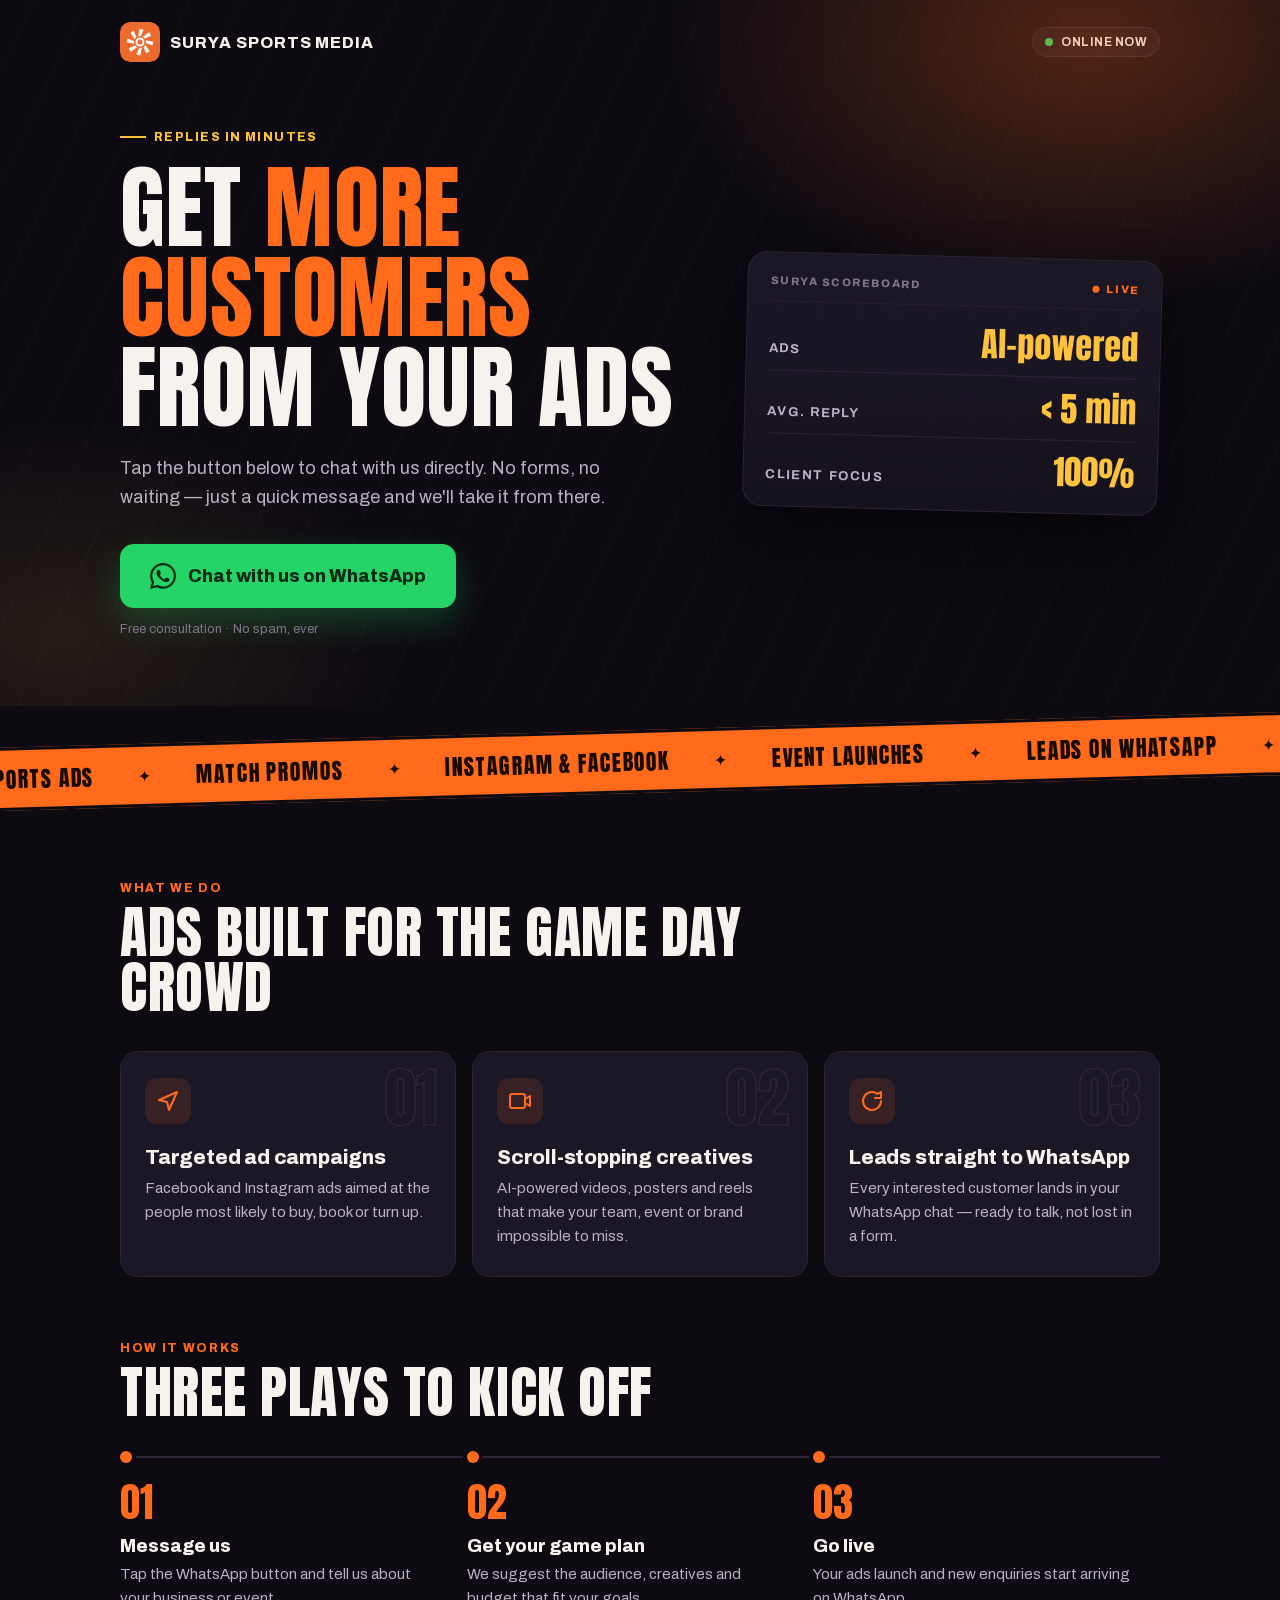
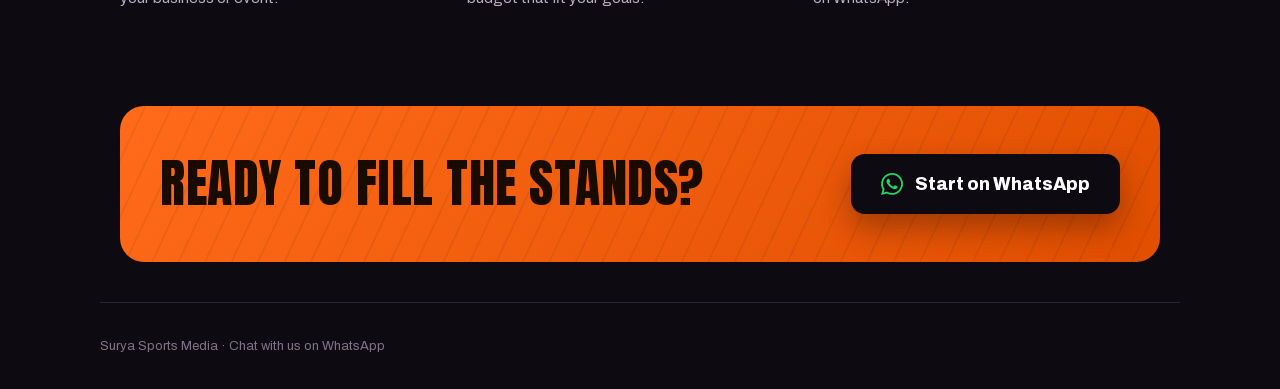
<file: index.html>
<!DOCTYPE html>
<html lang="en">
<head>
<meta charset="utf-8">
<meta name="viewport" content="width=device-width, initial-scale=1, viewport-fit=cover">
<title>Surya Sports Media — Chat on WhatsApp</title>
<meta name="description" content="Message Surya Sports Media on WhatsApp for a free consultation. No forms, no waiting.">
<meta name="robots" content="index, follow">
<meta name="theme-color" content="#0d0a12">
<meta name="format-detection" content="telephone=no">

<!-- Open Graph / social preview -->
<meta property="og:type" content="website">
<meta property="og:site_name" content="Surya Sports Media">
<meta property="og:title" content="Surya Sports Media — Chat on WhatsApp">
<meta property="og:image" content="assets/og-image.png">
<meta property="og:description" content="Message Surya Sports Media on WhatsApp for a free consultation. No forms, no waiting.">
<meta name="twitter:card" content="summary_large_image">
<meta name="twitter:image" content="assets/og-image.png">

<link rel="icon" type="image/svg+xml" href="assets/surya-mark.svg">
<link rel="icon" type="image/png" href="assets/favicon.png">
<link rel="apple-touch-icon" href="assets/apple-touch-icon.png">

<!-- Fonts are served from this site (not Google Fonts) so nothing on another
     domain holds up the first paint on slow mobile connections. -->
<link rel="preload" href="assets/fonts/anton-latin.woff2" as="font" type="font/woff2" crossorigin>
<link rel="preload" href="assets/fonts/archivo-latin.woff2" as="font" type="font/woff2" crossorigin>
<link rel="preconnect" href="https://connect.facebook.net">

<style>
  @font-face {
    font-family: 'Anton';
    font-style: normal;
    font-weight: 400;
    font-display: swap;
    src: url(assets/fonts/anton-latin.woff2) format('woff2');
  }
  @font-face {
    font-family: 'Archivo';
    font-style: normal;
    font-weight: 400 800;
    font-display: swap;
    src: url(assets/fonts/archivo-latin.woff2) format('woff2');
  }

  *, *::before, *::after { margin: 0; padding: 0; box-sizing: border-box; }

  :root {
    --sun:        #FF6B1A;
    --sun-deep:   #E04E00;
    --gold:       #FFC23D;
    --green:      #25D366;
    --green-deep: #128C4E;
    --bg:         #0d0a12;
    --bg-2:       #16121d;
    --card:       #1c1725;
    --line:       #2c2537;
    --text:       #F6F2EE;
    --text-soft:  #B9B0C2;
    --text-faint: #7d7488;
  }

  html { -webkit-text-size-adjust: 100%; scroll-behavior: smooth; }

  body {
    font-family: 'Archivo', system-ui, -apple-system, 'Segoe UI', sans-serif;
    -webkit-font-smoothing: antialiased;
    color: var(--text);
    background: var(--bg);
    overflow-x: clip;
  }

  [hidden] { display: none !important; }

  a { color: var(--sun); }

  .wrap { width: 100%; max-width: 1080px; margin: 0 auto; padding: 0 20px; }

  .display {
    font-family: 'Anton', 'Archivo', Impact, sans-serif;
    font-weight: 400;
    text-transform: uppercase;
    letter-spacing: 0.01em;
    line-height: 0.98;
  }

  /* ---------- header ---------- */

  .topbar {
    display: flex; align-items: center; justify-content: space-between; gap: 12px;
    padding-top: 22px; padding-bottom: 22px;
  }

  .brand { display: flex; align-items: center; gap: 10px; min-width: 0; }

  .brand-mark {
    width: 40px; height: 40px; flex: none;
    border-radius: 10px;
    display: block;
  }

  .brand-name {
    font-weight: 800; font-size: 16px; letter-spacing: 0.06em; text-transform: uppercase;
    overflow: hidden; text-overflow: ellipsis; white-space: nowrap;
  }

  .status-pill {
    flex: none;
    display: inline-flex; align-items: center; gap: 8px;
    font-size: 12px; font-weight: 700; letter-spacing: 0.04em; text-transform: uppercase;
    color: var(--text);
    border: 1px solid var(--line);
    background: var(--bg-2);
    padding: 7px 12px;
    border-radius: 999px;
  }

  .live-dot {
    width: 8px; height: 8px; border-radius: 50%;
    background: var(--green);
    box-shadow: 0 0 0 0 rgba(37,211,102,.6);
    animation: live 1.8s infinite;
  }

  /* ---------- hero ---------- */

  .hero {
    position: relative;
    padding: 40px 0 64px;
    isolation: isolate;
  }

  /* stadium-light glow + pitch lines */
  .hero::before {
    content: "";
    position: absolute; inset: -120px 0 0 0; z-index: -1;
    background:
      radial-gradient(600px 380px at 85% 10%, rgba(255,107,26,.28), transparent 70%),
      radial-gradient(500px 300px at 5% 90%, rgba(255,194,61,.10), transparent 70%),
      repeating-linear-gradient(115deg, transparent 0 46px, rgba(255,255,255,.025) 46px 47px);
  }

  .hero-grid {
    display: grid;
    grid-template-columns: 1.25fr 0.9fr;
    gap: 48px;
    align-items: center;
  }

  .badge {
    display: inline-flex; align-items: center; gap: 8px;
    font-size: 12px; font-weight: 800; letter-spacing: .12em; text-transform: uppercase;
    color: var(--gold);
    margin-bottom: 18px;
  }
  .badge::before { content: ""; width: 26px; height: 2px; background: var(--gold); }

  h1 {
    font-size: clamp(48px, 8.5vw, 92px);
    margin-bottom: 22px;
  }
  h1 .hl { color: var(--sun); }

  .sub {
    font-size: 18px; line-height: 1.6;
    color: var(--text-soft);
    max-width: 500px;
    margin-bottom: 32px;
    text-wrap: pretty;
  }

  /* ---------- CTA ---------- */

  .cta {
    display: inline-flex; align-items: center; justify-content: center; gap: 12px;
    background: var(--green);
    color: #062b16;
    font-family: inherit;
    font-size: 18px; font-weight: 800;
    padding: 19px 30px;
    border-radius: 14px;
    text-decoration: none;
    cursor: pointer;
    box-shadow: 0 14px 34px rgba(37,211,102,.25);
    transition: transform .15s ease, box-shadow .15s ease, background .15s ease;
  }
  .cta svg path { fill: #062b16; }
  .cta:hover  { color: #062b16; background: #3ee07a; transform: translateY(-2px); box-shadow: 0 18px 40px rgba(37,211,102,.35); }
  .cta:active { transform: translateY(0) scale(.99); }
  .cta:focus-visible { outline: 3px solid var(--gold); outline-offset: 3px; }
  .cta svg { flex: none; }

  .note {
    font-size: 13px; color: var(--text-faint);
    margin-top: 14px; min-height: 20px;
  }
  .note.is-active { color: var(--green); font-weight: 700; }

  /* ---------- scoreboard (trust row) ---------- */

  .scoreboard {
    background: linear-gradient(180deg, var(--card), var(--bg-2));
    border: 1px solid var(--line);
    border-radius: 20px;
    padding: 22px;
    box-shadow: 0 30px 60px rgba(0,0,0,.45);
    transform: rotate(1.5deg);
  }

  .scoreboard-head {
    display: flex; justify-content: space-between; align-items: center;
    font-size: 11px; font-weight: 800; letter-spacing: .14em; text-transform: uppercase;
    color: var(--text-faint);
    padding-bottom: 14px; margin-bottom: 6px;
    border-bottom: 1px dashed var(--line);
  }
  .scoreboard-head .live { color: var(--sun); display: inline-flex; align-items: center; gap: 6px; }
  .scoreboard-head .live::before {
    content: ""; width: 7px; height: 7px; border-radius: 50%; background: var(--sun);
    animation: blink 1.2s steps(2) infinite;
  }

  .trust > div {
    display: flex; align-items: baseline; justify-content: space-between; gap: 16px;
    padding: 14px 0;
    border-bottom: 1px solid var(--line);
  }
  .trust > div:last-child { border-bottom: 0; padding-bottom: 2px; }

  .stat-value {
    order: 2;
    font-family: 'Anton', Impact, sans-serif;
    font-size: 34px; line-height: 1;
    color: var(--gold);
    font-variant-numeric: tabular-nums;
  }
  .stat-label {
    order: 1;
    font-size: 13px; font-weight: 700; letter-spacing: .1em; text-transform: uppercase;
    color: var(--text-soft);
  }

  /* ---------- ticker ---------- */

  .ticker-wrap { overflow: hidden; padding: 24px 0; }

  .ticker {
    background: var(--sun);
    color: #1a0b00;
    transform: rotate(-1.6deg);
    margin: 0 -40px;
    overflow: hidden;
    border-top: 3px solid var(--bg);
    border-bottom: 3px solid var(--bg);
  }
  .ticker-track {
    display: flex; width: max-content;
    animation: ticker 26s linear infinite;
  }
  .ticker span {
    font-family: 'Anton', Impact, sans-serif;
    font-size: 22px; text-transform: uppercase; letter-spacing: .04em;
    padding: 12px 22px;
    white-space: nowrap;
  }
  .ticker span::after { content: "✦"; margin-left: 44px; font-size: 16px; vertical-align: 3px; }

  /* ---------- sections ---------- */

  .section { padding: 64px 0 0; }

  .eyebrow {
    font-size: 12px; font-weight: 800; letter-spacing: .14em; text-transform: uppercase;
    color: var(--sun);
    margin-bottom: 10px;
  }

  .section h2 { font-size: clamp(36px, 5.5vw, 56px); margin-bottom: 36px; max-width: 700px; }

  .cards {
    display: grid; grid-template-columns: repeat(3, 1fr); gap: 16px;
  }

  .card {
    position: relative;
    background: var(--card);
    border: 1px solid var(--line);
    border-radius: 18px;
    padding: 26px 24px 28px;
    overflow: hidden;
    transition: border-color .2s ease, transform .2s ease;
  }
  .card:hover { border-color: var(--sun); transform: translateY(-3px); }

  .card-num {
    font-family: 'Anton', Impact, sans-serif;
    font-size: 64px; line-height: 1;
    color: transparent;
    -webkit-text-stroke: 1.5px var(--line);
    position: absolute; right: 18px; top: 14px;
  }

  .card-icon {
    width: 46px; height: 46px; border-radius: 12px;
    background: rgba(255,107,26,.12);
    color: var(--sun);
    display: flex; align-items: center; justify-content: center;
    margin-bottom: 22px;
  }

  .card h3 { font-size: 20px; font-weight: 800; margin-bottom: 8px; letter-spacing: -.01em; }
  .card p  { font-size: 15px; line-height: 1.6; color: var(--text-soft); }

  /* steps */

  .steps {
    display: grid; grid-template-columns: repeat(3, 1fr);
    counter-reset: step;
    border-top: 2px solid var(--line);
  }
  .step { padding: 24px 24px 0 0; position: relative; }
  .step::before {
    counter-increment: step;
    content: counter(step, decimal-leading-zero);
    display: block;
    font-family: 'Anton', Impact, sans-serif;
    font-size: 40px; color: var(--sun); line-height: 1;
    margin-bottom: 14px;
  }
  .step::after {
    content: ""; position: absolute; top: -7px; left: 0;
    width: 12px; height: 12px; border-radius: 50%;
    background: var(--sun); box-shadow: 0 0 0 4px var(--bg);
  }
  .step h3 { font-size: 18px; font-weight: 800; margin-bottom: 6px; }
  .step p  { font-size: 15px; line-height: 1.6; color: var(--text-soft); }

  /* final CTA band */

  .final {
    margin-top: 96px;
    background:
      repeating-linear-gradient(115deg, transparent 0 22px, rgba(0,0,0,.06) 22px 24px),
      linear-gradient(135deg, var(--sun), var(--sun-deep));
    border-radius: 24px;
    padding: 48px 40px;
    display: flex; align-items: center; justify-content: space-between; gap: 28px;
    flex-wrap: wrap;
    color: #1a0b00;
  }
  .final h2 { font-size: clamp(34px, 5vw, 52px); margin: 0; max-width: 560px; }
  .final .cta { background: #0d0a12; color: #fff; box-shadow: 0 14px 30px rgba(0,0,0,.3); }
  .final .cta svg path { fill: var(--green); }
  .final .cta:hover { background: #1f1828; color: #fff; }

  /* ---------- footer ---------- */

  .footer {
    padding: 36px 0 calc(36px + env(safe-area-inset-bottom));
    margin-top: 40px;
    font-size: 13px; color: var(--text-faint);
    display: flex; justify-content: space-between; gap: 12px; flex-wrap: wrap;
    border-top: 1px solid var(--line);
  }

  /* ---------- motion ---------- */

  @keyframes live {
    0%   { box-shadow: 0 0 0 0 rgba(37,211,102,.6); }
    70%  { box-shadow: 0 0 0 8px rgba(37,211,102,0); }
    100% { box-shadow: 0 0 0 0 rgba(37,211,102,0); }
  }
  @keyframes blink { 50% { opacity: 0; } }
  @keyframes ticker { to { transform: translateX(-50%); } }

  @media (prefers-reduced-motion: reduce) {
    *, *::before, *::after {
      animation-duration: .001ms !important;
      animation-iteration-count: 1 !important;
      transition-duration: .001ms !important;
    }
  }

  /* ---------- responsive ---------- */

  @media (max-width: 860px) {
    .hero-grid { grid-template-columns: 1fr; gap: 40px; }
    .scoreboard { transform: none; }
    .cards, .steps { grid-template-columns: 1fr; }
    .steps { border-top: 0; border-left: 2px solid var(--line); padding-left: 22px; }
    .step { padding: 0 0 28px; }
    .step::after { top: 6px; left: -29px; }
    .final { padding: 36px 24px; }
  }

  @media (max-width: 480px) {
    .hero { padding-top: 20px; }
    .sub { font-size: 16px; }
    .cta { width: 100%; font-size: 17px; padding: 18px 20px; }
    .status-pill .pill-text { display: none; }
    .section { padding-top: 64px; }
  }
</style>

<!-- Meta Pixel Code -->
<script>
!function(f,b,e,v,n,t,s)
{if(f.fbq)return;n=f.fbq=function(){n.callMethod?
n.callMethod.apply(n,arguments):n.queue.push(arguments)};
if(!f._fbq)f._fbq=n;n.push=n;n.loaded=!0;n.version='2.0';
n.queue=[];t=b.createElement(e);t.async=!0;
t.src=v;s=b.getElementsByTagName(e)[0];
s.parentNode.insertBefore(t,s)}(window, document,'script',
'https://connect.facebook.net/en_US/fbevents.js');
fbq('init', '1594994882106538');
fbq('track', 'PageView');
// Subscribe is fired when a WhatsApp button is tapped (script at the bottom)
</script>
<noscript><img height="1" width="1" style="display:none"
src="https://www.facebook.com/tr?id=1594994882106538&ev=PageView&noscript=1"
/></noscript>
<!-- End Meta Pixel Code -->
</head>

<body>

<header class="wrap topbar">
  <div class="brand">
    <img class="brand-mark" src="assets/surya-mark.svg" alt="" width="40" height="40">
    <span class="brand-name">Surya Sports Media</span>
  </div>
  <span class="status-pill"><span class="live-dot" aria-hidden="true"></span><span class="pill-text">Online now</span></span>
</header>

<main>

  <section class="hero">
    <div class="wrap hero-grid">

      <div class="hero-copy">
        <div class="badge">Replies in minutes</div>

        <h1 class="display">Get <span class="hl">more customers</span> from your ads</h1>

        <p class="sub">
          Tap the button below to chat with us directly. No forms, no waiting — just a quick message and we'll take it from there.
        </p>

        <a class="cta" data-wa-cta href="https://wa.me/919423576797?text=Hi%20Surya%20Sports%20Media!%20I%20saw%20your%20ad%20and%20I%27m%20interested.%20Please%20share%20the%20details." rel="nofollow" aria-label="Chat with us on WhatsApp — opens WhatsApp">
          <svg width="26" height="26" viewBox="0 0 24 24" fill="#fff" aria-hidden="true" focusable="false"><path d="M17.472 14.382c-.297-.149-1.758-.867-2.03-.967-.273-.099-.471-.148-.67.15-.197.297-.767.966-.94 1.164-.173.199-.347.223-.644.075-.297-.15-1.255-.463-2.39-1.475-.883-.788-1.48-1.761-1.653-2.059-.173-.297-.018-.458.13-.606.134-.133.298-.347.446-.52.149-.174.198-.298.298-.497.099-.198.05-.371-.025-.52-.075-.149-.669-1.612-.916-2.207-.242-.579-.487-.5-.669-.51l-.57-.01c-.198 0-.52.074-.792.372-.272.297-1.04 1.016-1.04 2.479 0 1.462 1.065 2.875 1.213 3.074.149.198 2.096 3.2 5.077 4.487.709.306 1.262.489 1.694.625.712.227 1.36.195 1.872.118.571-.085 1.758-.719 2.006-1.413.248-.694.248-1.289.173-1.413-.074-.124-.272-.198-.57-.347m-5.421 7.403h-.004a9.87 9.87 0 01-5.031-1.378l-.361-.214-3.741.982.998-3.648-.235-.374a9.86 9.86 0 01-1.51-5.26c.001-5.45 4.436-9.884 9.888-9.884 2.64 0 5.122 1.03 6.988 2.898a9.825 9.825 0 012.893 6.994c-.003 5.45-4.437 9.884-9.885 9.884m8.413-18.297A11.815 11.815 0 0012.05 0C5.495 0 .16 5.335.157 11.892c0 2.096.547 4.142 1.588 5.945L.057 24l6.305-1.654a11.882 11.882 0 005.683 1.448h.005c6.554 0 11.89-5.335 11.893-11.893a11.821 11.821 0 00-3.48-8.413Z"/></svg>
          <span>Chat with us on WhatsApp</span>
        </a>

        <p class="note" id="note" role="status" aria-live="polite">Free consultation · No spam, ever</p>
      </div>

      <aside class="scoreboard" aria-label="Why teams choose us">
        <div class="scoreboard-head"><span>Surya Scoreboard</span><span class="live">Live</span></div>
        <div class="trust">
          <div><div class="stat-value">AI-powered</div><div class="stat-label">Ads</div></div>
          <div><div class="stat-value">&lt; 5 min</div><div class="stat-label">Avg. reply</div></div>
          <div><div class="stat-value">100%</div><div class="stat-label">Client focus</div></div>
        </div>
      </aside>

    </div>
  </section>

  <div class="ticker-wrap" aria-hidden="true"><div class="ticker"><div class="ticker-track"><span>Sports ads</span><span>Match promos</span><span>Instagram &amp; Facebook</span><span>Event launches</span><span>Leads on WhatsApp</span><span>AI-powered creatives</span><span>Sports ads</span><span>Match promos</span><span>Instagram &amp; Facebook</span><span>Event launches</span><span>Leads on WhatsApp</span><span>AI-powered creatives</span></div></div></div>

  <section class="section">
    <div class="wrap">
      <p class="eyebrow">What we do</p>
      <h2 class="display">Ads built for the game day crowd</h2>

      <div class="cards">
        <article class="card">
          <span class="card-num" aria-hidden="true">01</span>
          <div class="card-icon"><svg width="24" height="24" viewBox="0 0 24 24" fill="none" stroke="currentColor" stroke-width="2" stroke-linecap="round" stroke-linejoin="round" aria-hidden="true"><path d="M3 11l18-8-8 18-2-8-8-2z"/></svg></div>
          <h3>Targeted ad campaigns</h3>
          <p>Facebook and Instagram ads aimed at the people most likely to buy, book or turn up.</p>
        </article>
        <article class="card">
          <span class="card-num" aria-hidden="true">02</span>
          <div class="card-icon"><svg width="24" height="24" viewBox="0 0 24 24" fill="none" stroke="currentColor" stroke-width="2" stroke-linecap="round" stroke-linejoin="round" aria-hidden="true"><rect x="2" y="5" width="15" height="14" rx="2"/><path d="M17 10l5-3v10l-5-3z"/></svg></div>
          <h3>Scroll-stopping creatives</h3>
          <p>AI-powered videos, posters and reels that make your team, event or brand impossible to miss.</p>
        </article>
        <article class="card">
          <span class="card-num" aria-hidden="true">03</span>
          <div class="card-icon"><svg width="24" height="24" viewBox="0 0 24 24" fill="none" stroke="currentColor" stroke-width="2" stroke-linecap="round" stroke-linejoin="round" aria-hidden="true"><path d="M21 12a9 9 0 1 1-3.5-7.1L21 3v6h-6"/></svg></div>
          <h3>Leads straight to WhatsApp</h3>
          <p>Every interested customer lands in your WhatsApp chat — ready to talk, not lost in a form.</p>
        </article>
      </div>
    </div>
  </section>

  <section class="section">
    <div class="wrap">
      <p class="eyebrow">How it works</p>
      <h2 class="display">Three plays to kick off</h2>

      <div class="steps">
        <div class="step">
          <h3>Message us</h3>
          <p>Tap the WhatsApp button and tell us about your business or event.</p>
        </div>
        <div class="step">
          <h3>Get your game plan</h3>
          <p>We suggest the audience, creatives and budget that fit your goals.</p>
        </div>
        <div class="step">
          <h3>Go live</h3>
          <p>Your ads launch and new enquiries start arriving on WhatsApp.</p>
        </div>
      </div>

      <div class="final">
        <h2 class="display">Ready to fill the stands?</h2>
        <a class="cta" data-wa-cta href="https://wa.me/919423576797?text=Hi%20Surya%20Sports%20Media!%20I%20saw%20your%20ad%20and%20I%27m%20interested.%20Please%20share%20the%20details." rel="nofollow" aria-label="Start on WhatsApp — opens WhatsApp">
          <svg width="22" height="22" viewBox="0 0 24 24" fill="#fff" aria-hidden="true" focusable="false"><path d="M17.472 14.382c-.297-.149-1.758-.867-2.03-.967-.273-.099-.471-.148-.67.15-.197.297-.767.966-.94 1.164-.173.199-.347.223-.644.075-.297-.15-1.255-.463-2.39-1.475-.883-.788-1.48-1.761-1.653-2.059-.173-.297-.018-.458.13-.606.134-.133.298-.347.446-.52.149-.174.198-.298.298-.497.099-.198.05-.371-.025-.52-.075-.149-.669-1.612-.916-2.207-.242-.579-.487-.5-.669-.51l-.57-.01c-.198 0-.52.074-.792.372-.272.297-1.04 1.016-1.04 2.479 0 1.462 1.065 2.875 1.213 3.074.149.198 2.096 3.2 5.077 4.487.709.306 1.262.489 1.694.625.712.227 1.36.195 1.872.118.571-.085 1.758-.719 2.006-1.413.248-.694.248-1.289.173-1.413-.074-.124-.272-.198-.57-.347m-5.421 7.403h-.004a9.87 9.87 0 01-5.031-1.378l-.361-.214-3.741.982.998-3.648-.235-.374a9.86 9.86 0 01-1.51-5.26c.001-5.45 4.436-9.884 9.888-9.884 2.64 0 5.122 1.03 6.988 2.898a9.825 9.825 0 012.893 6.994c-.003 5.45-4.437 9.884-9.885 9.884m8.413-18.297A11.815 11.815 0 0012.05 0C5.495 0 .16 5.335.157 11.892c0 2.096.547 4.142 1.588 5.945L.057 24l6.305-1.654a11.882 11.882 0 005.683 1.448h.005c6.554 0 11.89-5.335 11.893-11.893a11.821 11.821 0 00-3.48-8.413Z"/></svg>
          <span>Start on WhatsApp</span>
        </a>
      </div>
    </div>
  </section>

</main>

<footer class="wrap footer">
  <span>Surya Sports Media · Chat with us on WhatsApp</span>
</footer>

<script>
(function () {
  // Each WhatsApp button is a plain link, so it works even before this script
  // runs. Two rules keep the redirect reliable:
  //  - Never preventDefault and redirect from code: inside the Facebook /
  //    Instagram in-app browsers that loses the tap's user gesture and
  //    WhatsApp never opens.
  //  - No target="_blank": some in-app browsers ignore it, and in Meta's
  //    Event Setup Tool popup it opens WhatsApp in a tab hidden behind it.
  // The pixel sends Subscribe with sendBeacon / fetch keepalive, so the event
  // still arrives when the page navigates away.
  var note = document.getElementById('note');
  var noteText = note.textContent;
  var tracked = false;
  var resetTimer = null;

  function resetNote() {
    note.textContent = noteText;
    note.classList.remove('is-active');
  }

  Array.prototype.forEach.call(document.querySelectorAll('[data-wa-cta]'), function (cta) {
    cta.addEventListener('click', function () {
      // Once per visit, so repeat taps don't double count
      if (!tracked && window.fbq) {
        tracked = true;
        fbq('track', 'Subscribe', { value: 0, currency: 'INR', predicted_ltv: 0 });
      }
      note.textContent = 'Opening WhatsApp…';
      note.classList.add('is-active');
      // WhatsApp usually opens as a separate app, so this page can still be showing
      clearTimeout(resetTimer);
      resetTimer = setTimeout(resetNote, 4000);
    });
  });

  window.addEventListener('pageshow', function (e) {
    if (e.persisted) resetNote();
  });
})();
</script>
</body>
</html>
</file>
